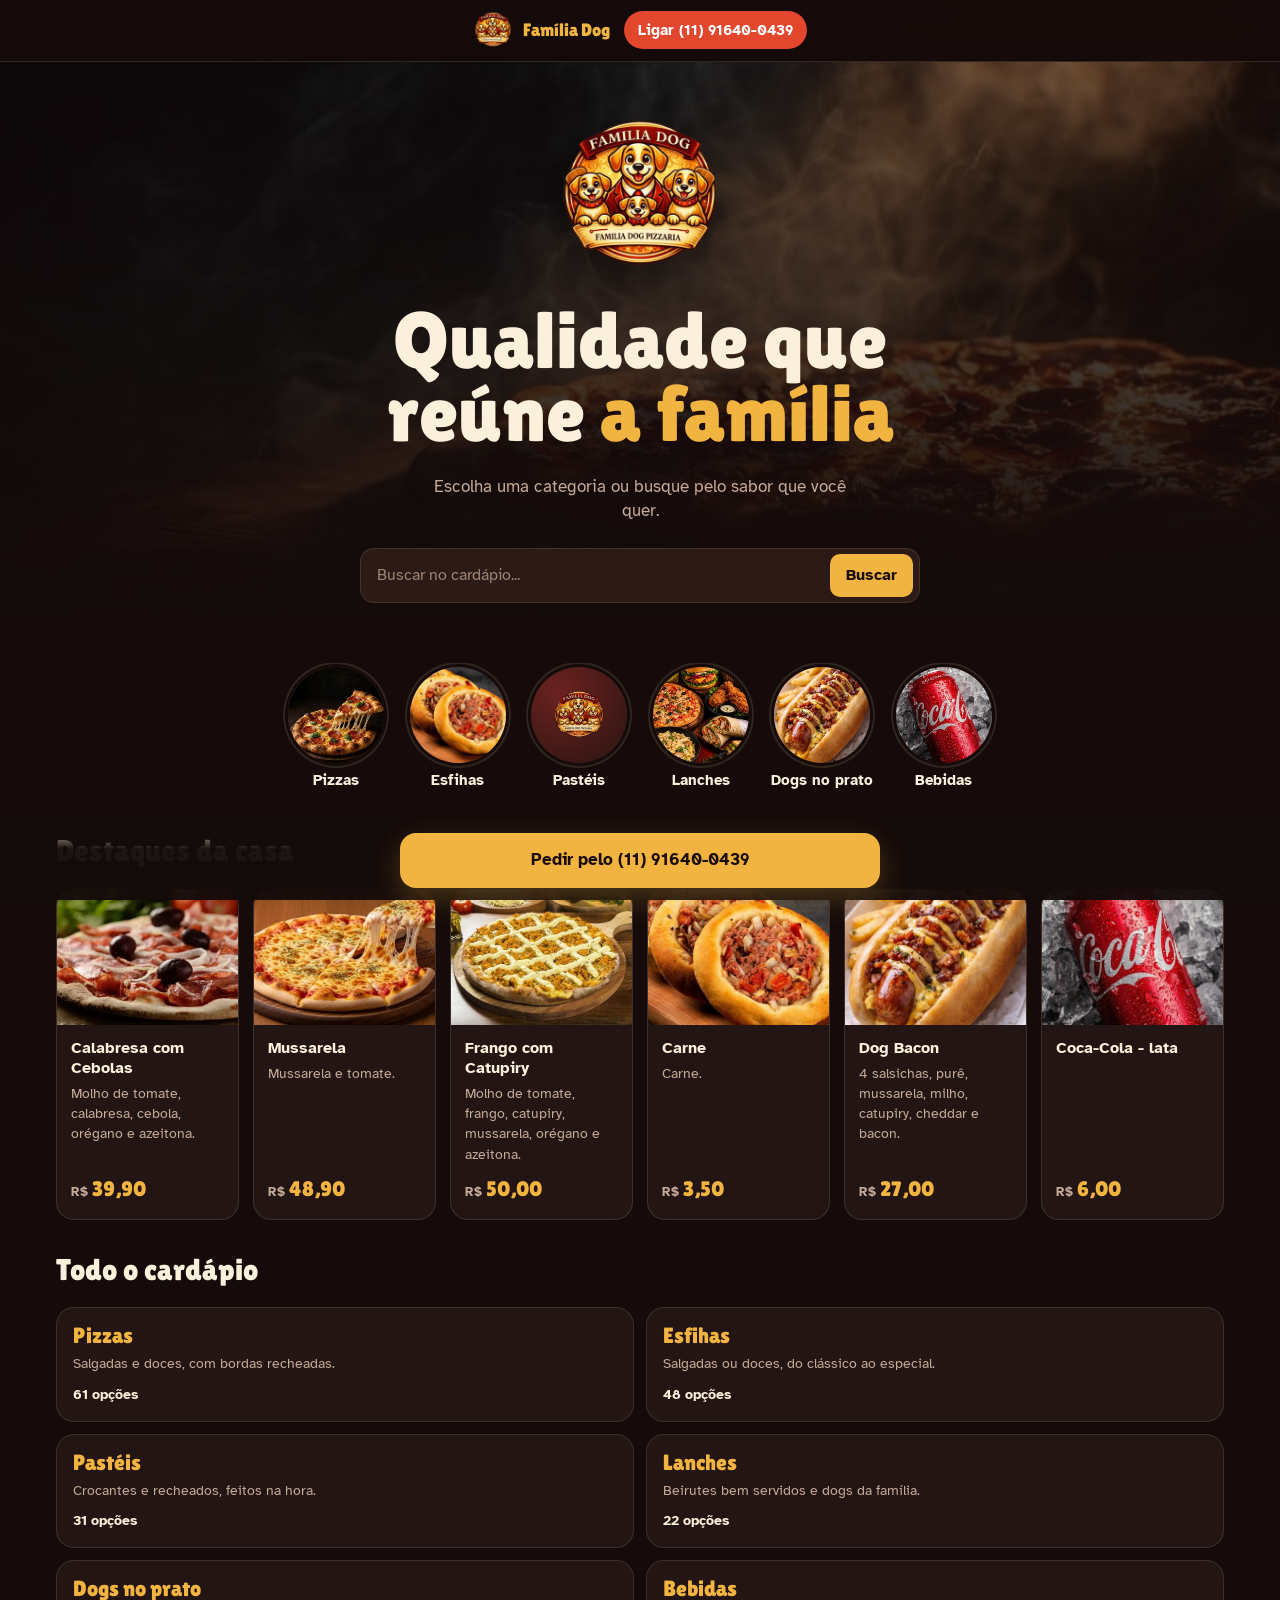
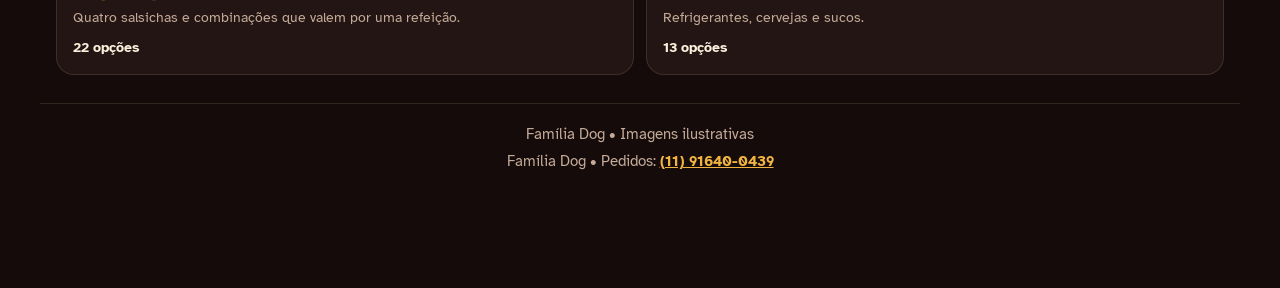
<file: index.html>
<!DOCTYPE html>
<html lang="pt-BR">
<head>
<meta charset="utf-8">
<meta name="viewport" content="width=device-width, initial-scale=1, viewport-fit=cover">
<meta name="theme-color" content="#140b0a">
<title>Cardápio Família Dog</title>
<meta name="description" content="Cardápio digital da Pizzaria Família Dog: pizzas, esfihas, pastéis, lanches, dogs no prato e bebidas.">
<link rel="preconnect" href="https://fonts.googleapis.com">
<link rel="preconnect" href="https://fonts.gstatic.com" crossorigin>
<link href="https://fonts.googleapis.com/css2?family=Lilita+One&family=Atkinson+Hyperlegible:wght@400;700&display=swap" rel="stylesheet">
<link rel="stylesheet" href="css/styles.css">
</head>
<body>

<a class="pular" href="#conteudo">Ir para o conteúdo</a>
<div id="app"></div>

<script src="js/menu.js"></script>
</body>
</html>
</file>
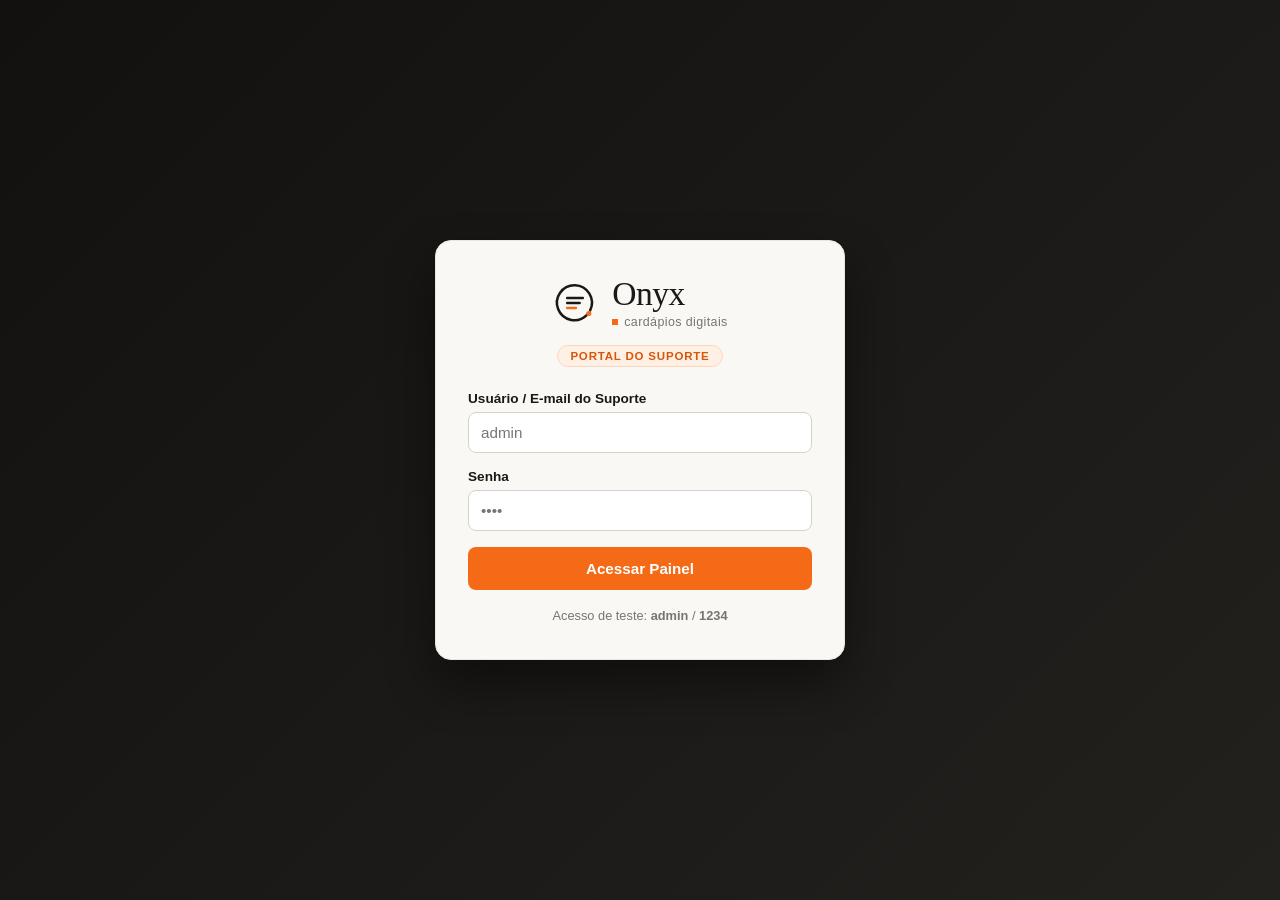
<file: suporte/index.html>
<!DOCTYPE html>
<html lang="pt-BR">
<head>
    <meta charset="UTF-8">
    <meta name="viewport" content="width=device-width, initial-scale=1.0">
    <title>Onyx - Portal do Suporte</title>
    <link rel="stylesheet" href="style.css">
</head>
<body>

    <!-- TELA DE LOGIN DO SUPORTE -->
    <div id="login-screen" class="login-wrapper">
        <div class="login-card">
            <div class="login-header">
                <div class="onyx-logo-box">
                    <svg width="46" height="46" viewBox="0 0 100 100" fill="none" xmlns="http://www.w3.org/2000/svg">
                        <path d="M 76 76 A 38 38 0 1 1 83 66" stroke="#1A1917" stroke-width="5.5" stroke-linecap="round"/>
                        <circle cx="80" cy="73" r="5.5" fill="#F46A16"/>
                        <line x1="33" y1="39" x2="67" y2="39" stroke="#1A1917" stroke-width="5.5" stroke-linecap="round"/>
                        <line x1="33" y1="50" x2="60" y2="50" stroke="#1A1917" stroke-width="5.5" stroke-linecap="round"/>
                        <line x1="33" y1="61" x2="52" y2="61" stroke="#F46A16" stroke-width="5.5" stroke-linecap="round"/>
                    </svg>
                    <div class="onyx-brand-text">
                        <span class="onyx-title">Onyx</span>
                        <span class="onyx-subtitle"><i class="dot-square"></i> cardápios digitais</span>
                    </div>
                </div>
                <span class="badge-admin">PORTAL DO SUPORTE</span>
            </div>

            <div id="login-erro" class="alert-error hidden"></div>

            <form id="form-suporte-login">
                <div class="input-group">
                    <label for="sup-user">Usuário / E-mail do Suporte</label>
                    <input type="text" id="sup-user" placeholder="admin" required>
                </div>
                <div class="input-group">
                    <label for="sup-pass">Senha</label>
                    <input type="password" id="sup-pass" placeholder="••••" required>
                </div>
                <button type="submit" class="btn-primary">Acessar Painel</button>
            </form>
            <p class="hint-text">Acesso de teste: <strong>admin</strong> / <strong>1234</strong></p>
        </div>
    </div>

    <!-- PAINEL PRINCIPAL -->
    <div id="dashboard-screen" class="dashboard-wrapper hidden">
        <header class="topbar">
            <div class="topbar-brand">
                <div class="app-icon-mini">
                    <svg width="26" height="26" viewBox="0 0 100 100" fill="none" xmlns="http://www.w3.org/2000/svg">
                        <circle cx="50" cy="50" r="36" stroke="#FFFFFF" stroke-width="6"/>
                        <line x1="33" y1="39" x2="67" y2="39" stroke="#FFFFFF" stroke-width="6" stroke-linecap="round"/>
                        <line x1="33" y1="50" x2="61" y2="50" stroke="#FFFFFF" stroke-width="6" stroke-linecap="round"/>
                        <line x1="33" y1="61" x2="52" y2="61" stroke="#1A1917" stroke-width="6" stroke-linecap="round"/>
                    </svg>
                </div>
                <div class="topbar-title-group">
                    <h1>Onyx</h1>
                    <span class="topbar-sub">suporte &amp; gestão</span>
                </div>
                <span class="badge-role">Operador Logado</span>
            </div>
            <div class="topbar-right">
                <nav class="topbar-nav">
                    <a href="#clientes">Clientes</a>
                    <a href="../index.html?loja=1">Cardápio ↗</a>
                </nav>
                <button id="btn-logout" class="btn-outline">Sair</button>
            </div>
        </header>

        <main class="main-content">
            <!-- VISÃO 1: LISTA DE CLIENTES -->
            <section id="view-clientes">
                <div class="section-header">
                    <div>
                        <h2>Clientes Cadastrados</h2>
                        <p>Selecione um estabelecimento para visualizar e manipular os preços do cardápio</p>
                    </div>
                    <div class="header-actions">
                        <input type="text" id="busca-cliente" class="search-input" placeholder="Buscar loja por nome ou cidade...">
                        <button id="btn-exportar" class="btn-outline" title="Baixar backup dos dados">⬇ Exportar</button>
                        <button id="btn-importar" class="btn-outline" title="Restaurar backup">⬆ Importar</button>
                        <input type="file" id="input-importar" accept=".json,application/json" class="hidden">
                        <button id="btn-novo-cliente" class="btn-primary">+ Novo Cliente</button>
                    </div>
                </div>

                <div id="lista-clientes-grid" class="clientes-grid"></div>
            </section>

            <!-- VISÃO 2: PRODUTOS DO CLIENTE SELECIONADO -->
            <section id="view-produtos" class="hidden">
                <div class="section-header">
                    <div class="header-with-back">
                        <a id="btn-voltar-clientes" class="btn-back btn-link" href="#clientes">← Voltar para Clientes</a>
                        <div>
                            <h2 id="titulo-loja-selecionada">Nome da Loja</h2>
                            <p id="subtitulo-loja-selecionada">Responsável e telefone</p>
                        </div>
                    </div>
                    <div class="header-actions">
                        <a id="link-cardapio" class="btn-outline btn-link" href="../index.html">Ver cardápio público ↗</a>
                        <button id="btn-editar-loja" class="btn-outline">Editar dados</button>
                        <button id="btn-novo-produto" class="btn-primary">+ Adicionar Produto</button>
                    </div>
                </div>

                <div id="toast-sucesso" class="toast hidden">Alterações salvas com sucesso!</div>

                <div class="table-container">
                    <table class="produtos-table">
                        <thead>
                            <tr>
                                <th>ID</th>
                                <th>Produto</th>
                                <th>Categoria</th>
                                <th>Preço Atual (R$)</th>
                                <th>Novo Preço (R$)</th>
                                <th>Status</th>
                                <th>Ação</th>
                            </tr>
                        </thead>
                        <tbody id="tabela-produtos-body"></tbody>
                    </table>
                </div>
            </section>
        </main>
    </div>

    <!-- MODAL NOVO CLIENTE -->
    <div id="modal-cliente" class="modal-overlay hidden">
        <div class="modal-box">
            <h3 id="modal-cliente-titulo">Cadastrar Novo Cliente</h3>
            <form id="form-novo-cliente">
                <div class="input-group">
                    <label for="cli-nome">Nome da Loja</label>
                    <input type="text" id="cli-nome" placeholder="Ex: Pizzaria do Zé" required>
                </div>
                <div class="input-group">
                    <label for="cli-cidade">Cidade</label>
                    <input type="text" id="cli-cidade" placeholder="Ex: São Paulo" required>
                </div>
                <div class="input-group">
                    <label for="cli-responsavel">Responsável</label>
                    <input type="text" id="cli-responsavel" placeholder="Ex: José Silva" required>
                </div>
                <div class="input-group">
                    <label for="cli-telefone">WhatsApp</label>
                    <input type="tel" id="cli-telefone" placeholder="(11) 99999-9999" required>
                </div>
                <div class="modal-actions">
                    <button type="button" id="btn-fechar-modal-cliente" class="btn-outline">Cancelar</button>
                    <button type="submit" class="btn-primary">Salvar Cliente</button>
                </div>
            </form>
        </div>
    </div>

    <!-- MODAL NOVO PRODUTO -->
    <div id="modal-produto" class="modal-overlay hidden">
        <div class="modal-box">
            <h3 id="modal-produto-titulo">Novo Produto no Cardápio</h3>
            <form id="form-novo-produto">
                <div class="input-group">
                    <label>Nome do Produto</label>
                    <input type="text" id="prod-nome" placeholder="Ex: Calabresa com Cebolas" required>
                </div>
                <div class="input-group">
                    <label>Categoria</label>
                    <select id="prod-categoria">
                        <option value="Pizzas">Pizzas</option>
                        <option value="Esfirras">Esfirras</option>
                        <option value="Pastéis">Pastéis</option>
                        <option value="Lanches">Lanches</option>
                        <option value="Dogs no prato">Dogs no prato</option>
                        <option value="Bebidas">Bebidas</option>
                    </select>
                </div>
                <div class="input-group">
                    <label>Preço (R$)</label>
                    <input type="text" id="prod-preco" class="input-moeda" inputmode="numeric" placeholder="R$ 0,00" required>
                </div>
                <div class="input-group">
                    <label>Imagem (opcional)</label>
                    <input type="text" id="prod-imagem" placeholder="Ex: img/calabresa.jpg ou link https://...">
                </div>
                <div class="modal-actions">
                    <button type="button" id="btn-fechar-modal" class="btn-outline">Cancelar</button>
                    <button type="submit" class="btn-primary">Salvar Produto</button>
                </div>
            </form>
        </div>
    </div>

    <script src="script.js"></script>
</body>
</html>
</file>
<file: css/styles.css>
:root {
    --bg: #140b0a;
    --bg-2: #1e1210;
    --card: #231513;
    --card-2: #2c1a17;
    --linha: rgba(255, 224, 180, .12);
    --creme: #fbf0dc;
    --muted: #c4aa98;
    --ouro: #f2b441;
    --ouro-2: #ffd27a;
    --tomate: #e2462c;
    --tomate-2: #ff6a4d;
    --vinho: #5a1414;
    --display: "Lilita One", "Arial Black", system-ui, sans-serif;
    --texto: "Atkinson Hyperlegible", system-ui, -apple-system, "Segoe UI", sans-serif;
    --raio: 18px;
  }

  * { box-sizing: border-box; }
  html { -webkit-text-size-adjust: 100%; scroll-behavior: smooth; }
  @media (prefers-reduced-motion: reduce) { html { scroll-behavior: auto; } *, *::before, *::after { animation: none !important; transition: none !important; } }
  body {
    margin: 0; background: var(--bg); color: var(--creme);
    font: 400 16px/1.45 var(--texto); min-height: 100vh; padding-bottom: 96px;
    background-image: radial-gradient(900px 500px at 85% -10%, rgba(226,70,44,.16), transparent 60%);
    background-attachment: fixed;
  }
  img { display: block; max-width: 100%; }
  a { color: inherit; }
  h1, h2, h3 { margin: 0; font-weight: 400; }
  p { margin: 0; }
  button, input { font: inherit; }

  :focus-visible { outline: 3px solid var(--ouro); outline-offset: 3px; border-radius: 6px; }
  .pular { position: absolute; left: 1rem; top: -4rem; background: var(--ouro); color: #1a0d0a; padding: .6rem 1rem; font-weight: 700; border-radius: 8px; z-index: 20; text-decoration: none; }
  .pular:focus { top: 1rem; }

  /* ---------- Barra superior ---------- */
  .topo {
    position: sticky; top: 0; z-index: 10;
    background: rgba(20, 11, 10, .88); backdrop-filter: blur(10px); -webkit-backdrop-filter: blur(10px);
    border-bottom: 1px solid var(--linha);
  }
  .topo-in { max-width: 1200px; margin: 0 auto; padding: .65rem 1rem; display: flex; align-items: center; justify-content: center; gap: .9rem; flex-wrap: wrap; }
  .marca { display: flex; align-items: center; gap: .6rem; text-decoration: none; min-width: 0; }
  .marca img { width: 40px; height: 40px; object-fit: contain; flex: none; }
  .marca span { font-family: var(--display); font-size: 1.15rem; color: var(--ouro); white-space: nowrap; overflow: hidden; text-overflow: ellipsis; }
  .topo .espaco { display: none; }
  .ligar {
    display: inline-flex; align-items: center; gap: .4rem; background: var(--tomate); color: #fff;
    font-weight: 700; text-decoration: none; padding: .5rem .85rem; border-radius: 999px; white-space: nowrap; font-size: .95rem;
  }
  .ligar:hover { background: var(--tomate-2); }
  .ligar-texto-longo { display: none; }
  @media (min-width: 560px) { .ligar-texto-longo { display: inline; } .ligar-texto-curto { display: none; } }

  /* Categorias como pílulas */
  .pilulas { max-width: 1200px; margin: 0 auto; padding: .75rem 1rem .25rem; }
  .pilulas ul { list-style: none; margin: 0; padding: 0; display: flex; gap: .5rem; overflow-x: auto; scrollbar-width: none; padding-bottom: .5rem; }
  .pilulas ul::-webkit-scrollbar { display: none; }
  .pilulas a {
    display: block; white-space: nowrap; padding: .5rem 1rem; border-radius: 999px;
    background: var(--card); color: var(--creme); text-decoration: none; font-weight: 700; border: 1px solid var(--linha);
  }
  .pilulas a:hover { border-color: var(--ouro); }
  .pilulas a[aria-current="page"] { background: var(--tomate); border-color: var(--tomate); color: #fff; }

  /* ---------- Início ---------- */
  .hero { position: relative; overflow: hidden; isolation: isolate; }
  .hero-foto { position: absolute; inset: 0; width: 100%; height: 100%; object-fit: cover; opacity: .55; z-index: -2; }
  .hero::after {
    content: ""; position: absolute; inset: 0; z-index: -1;
    background: linear-gradient(180deg, rgba(20,11,10,.2) 0%, var(--bg) 96%);
  }
  .hero-in {
    max-width: 1200px; margin: 0 auto; padding: 2.2rem 1rem 1.5rem;
    display: flex; flex-direction: column; align-items: center; text-align: center; gap: 1.25rem;
  }
  .hero-logo { width: 120px; height: 120px; object-fit: contain; filter: drop-shadow(0 8px 24px rgba(0,0,0,.5)); }
  .hero h1 { font-family: var(--display); font-size: clamp(2.6rem, 8vw, 5rem); line-height: .92; color: var(--creme); max-width: 12ch; margin-inline: auto; }
  .hero h1 em { font-style: normal; color: var(--ouro); }
  .hero p.lead { color: var(--muted); max-width: 40ch; font-size: 1.05rem; margin-inline: auto; }

  .busca {
    display: flex; align-items: center; gap: .5rem; background: var(--card-2); border: 1px solid var(--linha);
    border-radius: 14px; padding: .35rem .35rem .35rem 1rem; width: 100%; max-width: 560px; margin-inline: auto;
  }
  .busca:focus-within { border-color: var(--ouro); }
  .busca input {
    flex: 1; min-width: 0; background: transparent; border: 0; color: var(--creme); padding: .6rem 0; outline: none; font-size: 1rem;
  }
  .busca input::placeholder { color: #9d8374; }
  .busca button {
    background: var(--ouro); color: #1a0d0a; border: 0; border-radius: 10px; padding: .6rem 1rem; font-weight: 700; cursor: pointer;
  }
  .busca button:hover { background: var(--ouro-2); }

  .categorias { max-width: 1200px; margin: 0 auto; padding: 1.25rem 1rem 0; }
  .categorias ul {
    list-style: none; margin: 0; padding: .25rem 0 .75rem; display: flex; gap: 1.1rem; overflow-x: auto; scrollbar-width: none;
    scroll-snap-type: x proximity; justify-content: safe center;
  }
  .categorias ul::-webkit-scrollbar { display: none; }
  .categorias li { flex: none; scroll-snap-align: start; }
  .categorias a { display: grid; justify-items: center; gap: .55rem; text-decoration: none; width: 104px; }
  .circulo {
    width: 96px; height: 96px; border-radius: 50%; overflow: hidden; position: relative;
    background: radial-gradient(circle at 30% 25%, #6b2220, #2a1412);
    box-shadow: 0 0 0 3px var(--bg), 0 0 0 5px var(--linha);
    transition: box-shadow .25s ease, transform .25s ease;
  }
  .circulo img { width: 100%; height: 100%; object-fit: cover; }
  .circulo.vazio img { width: 56%; height: 56%; margin: 22%; object-fit: contain; opacity: .9; }
  .categorias a:hover .circulo { box-shadow: 0 0 0 3px var(--bg), 0 0 0 5px var(--ouro); transform: translateY(-2px); }
  .categorias .nome-cat { font-weight: 700; text-align: center; line-height: 1.15; font-size: .95rem; }

  @media (prefers-reduced-motion: no-preference) {
    .categorias li { animation: subir .6s cubic-bezier(.2,.7,.2,1) both; }
    .categorias li:nth-child(2) { animation-delay: .06s; }
    .categorias li:nth-child(3) { animation-delay: .12s; }
    .categorias li:nth-child(4) { animation-delay: .18s; }
    .categorias li:nth-child(5) { animation-delay: .24s; }
    .categorias li:nth-child(6) { animation-delay: .30s; }
  }
  @keyframes subir { from { opacity: 0; transform: translateY(16px); } to { opacity: 1; transform: none; } }

  .bloco { max-width: 1200px; margin: 0 auto; padding: 1.75rem 1rem 0; }
  .bloco-topo { display: flex; align-items: baseline; justify-content: space-between; gap: 1rem; margin-bottom: .9rem; }
  .bloco-topo h2 { font-family: var(--display); font-size: 1.9rem; color: var(--creme); }
  .bloco-topo a { color: var(--ouro); font-weight: 700; text-decoration: none; white-space: nowrap; }
  .bloco-topo a:hover { text-decoration: underline; }

  .trilho { display: flex; gap: 12px; overflow-x: auto; scrollbar-width: none; scroll-snap-type: x mandatory; padding-bottom: .5rem; margin: 0 -1rem; padding-left: 1rem; padding-right: 1rem; }
  .trilho::-webkit-scrollbar { display: none; }
  .trilho > .item-grade { flex: 0 0 62%; max-width: 240px; scroll-snap-align: start; display: flex; }
  .trilho > .item-grade > .card { flex: 1; }
  @media (min-width: 720px) {
    .trilho { display: grid; grid-template-columns: repeat(3, minmax(0, 1fr)); gap: 16px; overflow: visible; margin: 0; padding: 0; }
    .trilho > .item-grade { flex: none; max-width: none; width: auto; }
  }
  @media (min-width: 1100px) {
    .trilho { grid-template-columns: repeat(6, minmax(0, 1fr)); gap: 14px; }
  }

  /* ---------- Página do setor ---------- */
  .cabeca { position: relative; overflow: hidden; isolation: isolate; background: linear-gradient(135deg, #7a1d17 0%, #3b0f0e 55%, var(--bg) 100%); }
  .cabeca-foto { position: absolute; inset: 0; width: 100%; height: 100%; object-fit: cover; opacity: .38; z-index: -2; }
  .cabeca::after { content: ""; position: absolute; inset: 0; z-index: -1; background: linear-gradient(90deg, rgba(20,11,10,.95) 25%, rgba(20,11,10,.35) 100%); }
  .cabeca-in { max-width: 1200px; margin: 0 auto; padding: 1.6rem 1rem 1.6rem; display: grid; gap: .5rem; }
  .cabeca h1 { font-family: var(--display); font-size: clamp(2.5rem, 8vw, 4.6rem); line-height: .95; color: var(--creme); }
  .bajada { color: var(--ouro-2); font-weight: 700; font-size: 1.05rem; }
  .contagem { color: var(--muted); font-size: .95rem; margin-top: .25rem; }

  .subabas { max-width: 1200px; margin: .9rem auto 0; padding: 0 1rem; }
  .segmento { display: inline-flex; background: var(--card); border: 1px solid var(--linha); border-radius: 999px; padding: 4px; gap: 4px; }
  .segmento a { padding: .5rem 1.1rem; border-radius: 999px; text-decoration: none; font-weight: 700; color: var(--muted); }
  .segmento a[aria-current="page"] { background: var(--ouro); color: #1a0d0a; }

  .ferramentas { max-width: 1200px; margin: 1rem auto 0; padding: 0 1rem; display: grid; gap: .75rem; }
  .ferramentas .busca { max-width: none; }
  .chips { list-style: none; margin: 0; padding: 0; display: flex; gap: .45rem; overflow-x: auto; scrollbar-width: none; }
  .chips::-webkit-scrollbar { display: none; }
  .chips a {
    flex: none; text-decoration: none; font-size: .92rem; padding: .4rem .85rem; border-radius: 999px;
    border: 1px dashed rgba(242,180,65,.45); color: var(--ouro-2);
  }
  .chips a:hover { background: rgba(242,180,65,.12); }

  .vitrine { max-width: 1200px; margin: 0 auto; padding: 1.25rem 1rem 0; }
  .grupo { scroll-margin-top: 130px; padding-bottom: 1.75rem; }
  .grupo-titulo { display: flex; align-items: baseline; gap: .6rem; margin-bottom: .85rem; }
  .grupo-titulo h2 { font-family: var(--display); font-size: 1.7rem; color: var(--creme); }
  .grupo-titulo span { color: var(--muted); font-size: .92rem; }
  .vazio-busca { display: none; padding: 2rem 0; color: var(--muted); text-align: center; }
  .vazio-busca.visivel { display: block; }

  .grade { list-style: none; margin: 0; padding: 0; display: grid; gap: 12px; grid-template-columns: repeat(2, minmax(0, 1fr)); }
  @media (min-width: 720px) { .grade { grid-template-columns: repeat(3, minmax(0, 1fr)); gap: 16px; } }
  @media (min-width: 1000px) { .grade { grid-template-columns: repeat(4, minmax(0, 1fr)); } }

  .card {
    background: var(--card); border: 1px solid var(--linha); border-radius: var(--raio);
    overflow: hidden; display: flex; flex-direction: column; height: 100%;
    transition: transform .2s ease, border-color .2s ease;
  }
  .card:hover { transform: translateY(-3px); border-color: rgba(242,180,65,.4); }
  .card-foto { aspect-ratio: 4 / 3; background: radial-gradient(circle at 30% 20%, #7a2a1f 0%, #3a1512 60%, #2a1210 100%); position: relative; overflow: hidden; }
  .card-foto img { width: 100%; height: 100%; object-fit: cover; }
  .card-foto.vazio img { position: absolute; left: 50%; top: 50%; width: 46%; height: auto; transform: translate(-50%, -50%); opacity: .28; object-fit: contain; }
  .card-corpo { padding: .8rem .9rem .95rem; display: flex; flex-direction: column; gap: .3rem; flex: 1; }
  .card h3 { font-weight: 700; font-size: 1.02rem; line-height: 1.25; color: var(--creme); }
  .card .desc { color: var(--muted); font-size: .9rem; line-height: 1.4; }
  .card .preco { margin-top: auto; padding-top: .35rem; font-family: var(--display); font-size: 1.3rem; color: var(--ouro); font-variant-numeric: tabular-nums; }
  .card .preco small { font-family: var(--texto); font-size: .8rem; font-weight: 700; color: var(--muted); margin-right: .2rem; }

  .card.compacto .card-corpo { padding: .75rem .85rem .85rem; }

  .flavors { margin-top: .5rem; background: var(--card); border: 1px solid var(--linha); border-radius: var(--raio); padding: 1rem; }
  .flavors h3 { font-family: var(--display); font-size: 1.35rem; color: var(--creme); }
  .flavors p { color: var(--muted); font-size: .92rem; margin-top: .25rem; }
  .flavors ul { list-style: none; margin: .8rem 0 0; padding: 0; display: flex; flex-wrap: wrap; gap: .45rem; }
  .flavors li { background: var(--card-2); border: 1px solid var(--linha); padding: .35rem .75rem; border-radius: 999px; font-size: .92rem; }

  .proxima-tela { max-width: 1200px; margin: 0 auto; padding: 1rem 1rem 0; display: grid; gap: 12px; grid-template-columns: 1fr 1fr; }
  .proxima-tela a {
    text-decoration: none; background: var(--card); border: 1px solid var(--linha); border-radius: var(--raio);
    padding: 1rem; display: grid; gap: .15rem;
  }
  .proxima-tela a:hover { border-color: var(--ouro); }
  .proxima-tela .rotulo { color: var(--muted); font-size: .9rem; }
  .proxima-tela .nome { font-family: var(--display); font-size: 1.4rem; color: var(--ouro); line-height: 1.1; }
  .proxima-tela a:last-child { text-align: right; }

  .rodape { max-width: 1200px; margin: 1.75rem auto 0; padding: 1.25rem 1rem; border-top: 1px solid var(--linha); color: var(--muted); font-size: .92rem; text-align: center; }
  .rodape a { color: var(--ouro); font-weight: 700; }

  /* ---------- Barra de pedido fixa ---------- */
  .pedir {
    position: fixed; left: 0; right: 0; bottom: 0; z-index: 12; padding: .75rem 1rem calc(.75rem + env(safe-area-inset-bottom));
    background: linear-gradient(180deg, rgba(20,11,10,0), rgba(20,11,10,.96) 35%);
    display: flex; justify-content: center; pointer-events: none;
  }
  .pedir a {
    pointer-events: auto; width: min(480px, 100%); display: flex; align-items: center; justify-content: center; gap: .6rem;
    background: var(--ouro); color: #1a0d0a; font-weight: 700; text-decoration: none; padding: .95rem 1rem; border-radius: 16px;
    box-shadow: 0 10px 30px rgba(242,180,65,.25); font-size: 1.05rem;
  }
  .pedir a:hover { background: var(--ouro-2); }

  .sem-resultado { text-align: center; color: var(--muted); padding: 2rem 0; }
  .sem-resultado.oculto { display: none; }
  .oculto { display: none !important; }
  .escondido-busca { display: none !important; }

  @media (min-width: 900px) {
    .cabeca-in { padding: 2.4rem 1rem 2.2rem; }
    .hero-in { padding: 3rem 1rem 2rem; gap: 1.5rem; }
    .hero-logo { width: 170px; height: 170px; }
    .categorias { padding-top: 1.75rem; }
  }
</file>
<file: suporte/style.css>
* {
    box-sizing: border-box;
    margin: 0;
    padding: 0;
    font-family: 'Segoe UI', Roboto, Helvetica, Arial, sans-serif;
}

body {
    background-color: #FAF8F5;
    color: #1A1917;
}

.hidden {
    display: none !important;
}

/* --- IDENTIDADE VISUAL ONYX --- */
.onyx-logo-box {
    display: flex;
    align-items: center;
    justify-content: center;
    gap: 14px;
    margin-bottom: 16px;
}

.onyx-brand-text {
    display: flex;
    flex-direction: column;
    text-align: left;
}

.onyx-title {
    font-family: Georgia, 'Times New Roman', serif;
    font-size: 2.1rem;
    font-weight: 500;
    color: #1A1917;
    line-height: 1;
    letter-spacing: -0.5px;
}

.onyx-subtitle {
    display: flex;
    align-items: center;
    gap: 6px;
    font-size: 0.78rem;
    color: #78746E;
    margin-top: 4px;
    letter-spacing: 0.4px;
}

.dot-square {
    display: inline-block;
    width: 6px;
    height: 6px;
    background-color: #F46A16;
}

/* --- TELA DE LOGIN --- */
.login-wrapper {
    min-height: 100vh;
    display: flex;
    align-items: center;
    justify-content: center;
    padding: 20px;
    background: linear-gradient(135deg, #121110 0%, #23211E 100%);
}

.login-card {
    background: #FAF8F5;
    width: 100%;
    max-width: 410px;
    padding: 36px 32px;
    border-radius: 16px;
    box-shadow: 0 24px 48px rgba(0, 0, 0, 0.45);
    border: 1px solid #EAE5DD;
}

.login-header {
    text-align: center;
    margin-bottom: 24px;
}

.badge-admin {
    display: inline-block;
    background: #FFF0E6;
    color: #D95507;
    border: 1px solid #FFD6BC;
    font-size: 0.72rem;
    font-weight: 700;
    padding: 4px 12px;
    border-radius: 20px;
    letter-spacing: 0.8px;
}

.input-group {
    margin-bottom: 16px;
}

.input-group label {
    display: block;
    font-size: 0.85rem;
    font-weight: 600;
    margin-bottom: 6px;
    color: #1A1917;
}

.input-group input,
.input-group select {
    width: 100%;
    padding: 11px 12px;
    background-color: #FFFFFF;
    border: 1px solid #D6D1C9;
    border-radius: 8px;
    font-size: 0.95rem;
    color: #1A1917;
    transition: border-color 0.2s, box-shadow 0.2s;
}

.input-group input:focus,
.input-group select:focus {
    outline: none;
    border-color: #F46A16;
    box-shadow: 0 0 0 3px rgba(244, 106, 22, 0.15);
}

.btn-primary {
    background-color: #F46A16;
    color: #FFFFFF;
    border: none;
    padding: 11px 18px;
    border-radius: 8px;
    font-weight: 600;
    font-size: 0.95rem;
    cursor: pointer;
    transition: background 0.2s, transform 0.1s;
}

.login-card .btn-primary {
    width: 100%;
    padding: 13px;
}

.btn-primary:hover {
    background-color: #D95507;
}

.btn-outline {
    background: transparent;
    border: 1px solid #D6D1C9;
    color: #1A1917;
    padding: 8px 16px;
    border-radius: 8px;
    font-weight: 600;
    cursor: pointer;
    transition: all 0.2s;
}

.btn-outline:hover {
    background: #EFECE6;
}

.alert-error {
    background: #FEE2E2;
    color: #B91C1C;
    border: 1px solid #FCA5A5;
    padding: 10px;
    border-radius: 8px;
    font-size: 0.85rem;
    margin-bottom: 16px;
    text-align: center;
}

.hint-text {
    text-align: center;
    font-size: 0.8rem;
    color: #78746E;
    margin-top: 18px;
}

/* --- DASHBOARD --- */
.topbar {
    background: #1A1917;
    color: #FFFFFF;
    padding: 14px 32px;
    display: flex;
    justify-content: space-between;
    align-items: center;
    border-bottom: 3px solid #F46A16;
}

.topbar-brand {
    display: flex;
    align-items: center;
    gap: 12px;
}

.app-icon-mini {
    width: 38px;
    height: 38px;
    background-color: #F46A16;
    border-radius: 9px;
    display: flex;
    align-items: center;
    justify-content: center;
}

.topbar-title-group {
    display: flex;
    align-items: baseline;
    gap: 8px;
}

.topbar-brand h1 {
    font-family: Georgia, 'Times New Roman', serif;
    font-size: 1.5rem;
    font-weight: 500;
    color: #FFFFFF;
}

.topbar-sub {
    font-size: 0.82rem;
    color: #A8A29E;
}

.badge-role {
    background: rgba(244, 106, 22, 0.18);
    color: #FF8C42;
    border: 1px solid rgba(244, 106, 22, 0.35);
    font-size: 0.74rem;
    font-weight: 600;
    padding: 3px 10px;
    border-radius: 12px;
    margin-left: 6px;
}

.topbar .btn-outline {
    color: #FFFFFF;
    border-color: #44403C;
}

.topbar .btn-outline:hover {
    background: #292524;
    border-color: #F46A16;
}

.main-content {
    max-width: 1140px;
    margin: 32px auto;
    padding: 0 20px;
}

.section-header {
    display: flex;
    justify-content: space-between;
    align-items: center;
    flex-wrap: wrap;
    gap: 16px;
    margin-bottom: 24px;
}

.section-header h2 {
    font-size: 1.5rem;
    color: #1A1917;
}

.section-header p {
    color: #78746E;
    font-size: 0.9rem;
}

.header-actions {
    display: flex;
    gap: 12px;
    flex-wrap: wrap;
    align-items: center;
}

.search-input {
    padding: 10px 14px;
    background: #FFFFFF;
    border: 1px solid #D6D1C9;
    border-radius: 8px;
    width: 280px;
    font-size: 0.9rem;
    color: #1A1917;
}

.search-input:focus {
    outline: none;
    border-color: #F46A16;
}

/* --- CARDS DE CLIENTES --- */
.clientes-grid {
    display: grid;
    grid-template-columns: repeat(auto-fill, minmax(300px, 1fr));
    gap: 20px;
}

.cliente-card {
    background: #FFFFFF;
    border-radius: 12px;
    padding: 22px;
    border: 1px solid #E7E2DA;
    box-shadow: 0 2px 8px rgba(26, 25, 23, 0.04);
    transition: transform 0.15s, box-shadow 0.15s, border-color 0.15s;
    display: flex;
    flex-direction: column;
    justify-content: space-between;
}

.cliente-card:hover {
    transform: translateY(-2px);
    border-color: #F46A16;
    box-shadow: 0 10px 22px rgba(26, 25, 23, 0.08);
}

.cliente-card-top {
    display: flex;
    justify-content: space-between;
    align-items: flex-start;
    margin-bottom: 12px;
}

.cliente-card h3 {
    font-size: 1.15rem;
    color: #1A1917;
}

.status-ativo {
    background: #FFF0E6;
    color: #D95507;
    font-size: 0.74rem;
    font-weight: 700;
    padding: 3px 9px;
    border-radius: 6px;
}

.cliente-info {
    font-size: 0.88rem;
    color: #57534E;
    margin-bottom: 18px;
    line-height: 1.55;
}

.btn-acessar-loja {
    width: 100%;
    padding: 11px;
    background: #1A1917;
    border: 1px solid #1A1917;
    border-radius: 8px;
    color: #FFFFFF;
    font-weight: 600;
    cursor: pointer;
    transition: all 0.2s;
}

.btn-acessar-loja:hover {
    background: #F46A16;
    border-color: #F46A16;
    color: #FFFFFF;
}

.card-actions {
    display: flex;
    gap: 8px;
    margin-top: 8px;
}

.card-actions .btn-outline {
    flex: 1;
}

.btn-excluir {
    color: #B91C1C;
    border-color: #FCA5A5;
}

.btn-excluir:hover {
    background: #FEE2E2;
}

.btn-link {
    display: inline-block;
    text-decoration: none;
    font-size: 0.95rem;
}

.acoes-produto {
    display: flex;
    gap: 6px;
    flex-wrap: nowrap;
}

.btn-sm {
    padding: 7px 11px;
    font-size: 0.85rem;
}

/* --- TABELA DE PRODUTOS --- */
.header-with-back {
    display: flex;
    align-items: center;
    gap: 16px;
}

.btn-back {
    background: #FFFFFF;
    border: 1px solid #D6D1C9;
    color: #1A1917;
    padding: 9px 14px;
    border-radius: 8px;
    font-weight: 600;
    cursor: pointer;
    transition: all 0.2s;
}

.btn-back:hover {
    background: #1A1917;
    color: #FFFFFF;
    border-color: #1A1917;
}

.table-container {
    background: #FFFFFF;
    border-radius: 12px;
    border: 1px solid #E7E2DA;
    overflow-x: auto;
}

.produtos-table {
    width: 100%;
    border-collapse: collapse;
    text-align: left;
}

.produtos-table th {
    background: #F5F2ED;
    padding: 14px 16px;
    font-size: 0.8rem;
    text-transform: uppercase;
    letter-spacing: 0.4px;
    color: #57534E;
    border-bottom: 1px solid #E7E2DA;
}

.produtos-table td {
    padding: 14px 16px;
    border-bottom: 1px solid #F5F2ED;
    font-size: 0.92rem;
    color: #1A1917;
}

.input-preco-edit {
    width: 110px;
    padding: 7px 10px;
    border: 1px solid #D6D1C9;
    border-radius: 6px;
    font-weight: 600;
    color: #1A1917;
}

.input-preco-edit:focus {
    outline: none;
    border-color: #F46A16;
}

.btn-salvar-preco {
    background: #F46A16;
    color: #FFFFFF;
    border: none;
    padding: 8px 15px;
    border-radius: 6px;
    font-weight: 600;
    cursor: pointer;
    transition: background 0.2s;
}

.btn-salvar-preco:hover {
    background: #D95507;
}

.toast {
    background: #1A1917;
    color: #FFFFFF;
    border-left: 5px solid #F46A16;
    padding: 13px 18px;
    border-radius: 8px;
    margin-bottom: 16px;
    font-weight: 600;
    text-align: center;
}

/* --- MODAL --- */
.modal-overlay {
    position: fixed;
    inset: 0;
    background: rgba(26, 25, 23, 0.72);
    display: flex;
    align-items: center;
    justify-content: center;
    padding: 20px;
}

.modal-box {
    background: #FAF8F5;
    padding: 26px;
    border-radius: 14px;
    border: 1px solid #E7E2DA;
    width: 100%;
    max-width: 420px;
}

.modal-box h3 {
    margin-bottom: 16px;
    color: #1A1917;
}

.modal-actions {
    display: flex;
    justify-content: flex-end;
    gap: 10px;
    margin-top: 20px;
}

.input-moeda.input-preco-edit {
    width: 130px;
}

/* --- NAVEGAÇÃO ENTRE PORTAIS --- */
.topbar-right {
    display: flex;
    align-items: center;
    gap: 18px;
}

.topbar-nav {
    display: flex;
    gap: 6px;
}

.topbar-nav a {
    color: #D6D1C9;
    text-decoration: none;
    font-size: 0.9rem;
    font-weight: 600;
    padding: 7px 12px;
    border-radius: 8px;
    transition: background 0.2s, color 0.2s;
}

.topbar-nav a:hover {
    background: #292524;
    color: #FF8C42;
}

a.btn-acessar-loja,
a.btn-outline,
a.btn-back {
    display: block;
    text-align: center;
    text-decoration: none;
}

a.btn-back {
    display: inline-block;
    white-space: nowrap;
}

.header-actions a.btn-outline {
    display: inline-block;
}
</file>
